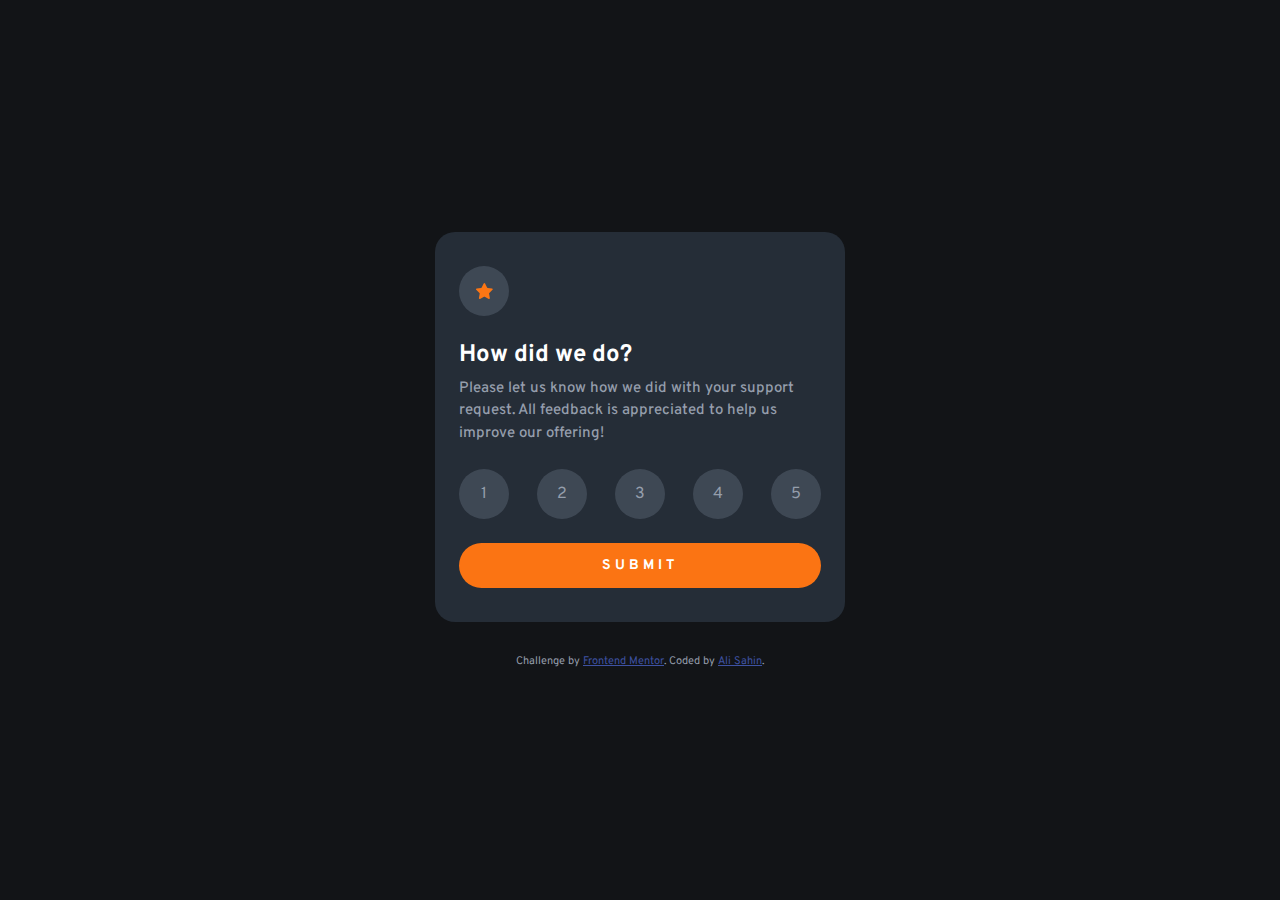
<file: interactive-rating-component-main/index.html>
<!DOCTYPE html>
<html lang="en">

<head>
  <meta charset="UTF-8">
  <meta name="viewport" content="width=device-width, initial-scale=1.0">
  <!-- displays site properly based on user's device -->

  <link rel="icon" type="image/png" sizes="32x32" href="./images/favicon-32x32.png">
  <link rel="stylesheet" href="style.css">
  <title>Frontend Mentor | Interactive rating component</title>

  <!-- Feel free to remove these styles or customise in your own stylesheet 👍 -->
  <style>
    .attribution {
      font-size: 11px;
      text-align: center;
    }

    .attribution a {
      color: hsl(228, 45%, 44%);
    }
  </style>
</head>

<body>

  <div class="container">
    <div class="card rate">
      <div class="rate-header">
        <span class="star">
          <img src="images/icon-star.svg" alt="star-icon" />
        </span>
        <h1 class="title">
          How did we do?
        </h1>
      </div>
      <div class="rate-body">
        <p class="description">
          Please let us know how we did with your support request. All feedback is appreciated
          to help us improve our offering!
        </p>
        <ul class="rate-list">

        </ul>
      </div>
      <div class="rate-footer">
        <button class="rate-footer__button">Submit</button>
      </div>
    </div>

    <div class="card thanks hidden">
      <!-- Thank you state start -->
      <div class="thanks-header">
        <img src="images/illustration-thank-you.svg" alt="">
        <span class="thanks-badge">
          You selected <span class="selected"></span> out of 5
        </span>
      </div>
      <div class="thanks-body">
        <h2 class="title">
          Thank you!
        </h2>
        <p class="description">
          We appreciate you taking the time to give a rating. If you ever need more support,
          don’t hesitate to get in touch!</p>
      </div>

    </div>


    <div class="attribution">
      Challenge by <a href="https://www.frontendmentor.io?ref=challenge" target="_blank">Frontend Mentor</a>.
      Coded by <a target="_blank" href="https://www.github.com/alisahindev">Ali Sahin</a>.
    </div>
  </div>
  <script src="index.js"></script>
</body>

</html>
</file>
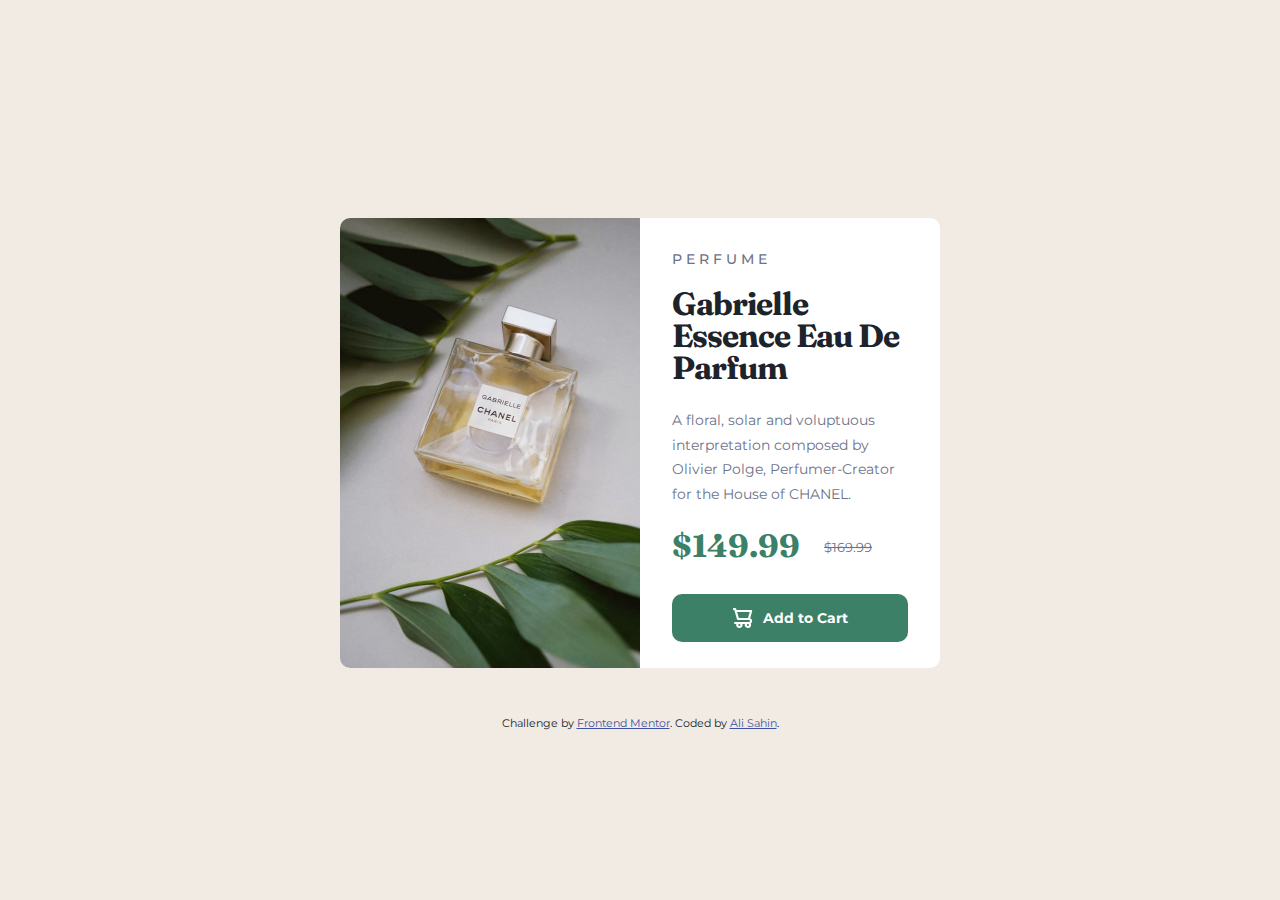
<file: Product preview card component/index.html>
<!DOCTYPE html>
<html lang="en">

<head>
  <meta charset="UTF-8" />
  <meta name="viewport" content="width=device-width, initial-scale=1.0" />
  <!-- displays site properly based on user's device -->

  <link rel="icon" type="image/png" sizes="32x32" href="./images/favicon-32x32.png" />

  <title>Frontend Mentor | Product preview card component</title>
  <link rel="stylesheet" href="index.css" />
  <!-- Feel free to remove these styles or customise in your own stylesheet 👍 -->
  <style>
    .attribution {
      font-size: 11px;
      text-align: center;
    }

    .attribution a {
      color: hsl(228, 45%, 44%);
    }
  </style>
</head>

<body>
  <div class="card">
    <div class="card-left__image"></div>
    <div class="card-right product">
      <h2 class="product-type">Perfume</h2>
      <h1 class="product-name">Gabrielle Essence Eau De Parfum</h1>
      <p class="product-description">
        A floral, solar and voluptuous interpretation composed by Olivier
        Polge, Perfumer-Creator for the House of CHANEL.
      </p>
      <div class="product-price">
        <span class="new">$149.99</span> <span class="old">$169.99</span>
      </div>
      <button class="add-to-cart">
        <!-- cart icon -->
        <img src="images/icon-cart.svg" class="svg" alt="icon">
        <!--  -->
        Add to Cart
      </button>
    </div>
  </div>

  <div class="attribution">
    Challenge by
    <a href="https://www.frontendmentor.io?ref=challenge" target="_blank">Frontend Mentor</a>. Coded by
    <a target="_blank" href="https://www.github.com/alisahindev">Ali Sahin</a>.
  </div>
</body>

</html>
</file>
<file: interactive-rating-component-main/style.css>
@import url("https://fonts.googleapis.com/css2?family=Overpass:wght@400;700&display=swap");
* {
  box-sizing: border-box;
  margin: 0;
  padding: 0;
  font-family: "Overpass", sans-serif;
}

html {
  font-size: 16px;
}

body {
  background-color: hsl(216deg, 12%, 8%);
  width: 100%;
  height: 100vh;
  display: flex;
  align-items: center;
  justify-content: center;
  color: hsl(217deg, 12%, 63%);
}

.container {
  display: flex;
  align-items: center;
  justify-content: center;
  flex-direction: column;
  gap: 2rem;
}
.container .card {
  padding: 2rem 1.5rem;
  max-width: 410px;
  min-width: 350px;
  background-color: hsl(213deg, 19%, 18%);
  border-radius: 1.25rem;
  margin: 0 1rem;
  display: flex;
  align-items: flex-start;
  justify-content: center;
  flex-direction: column;
  height: 390px;
  overflow: hidden;
}
.container .card .title {
  font-weight: 700;
  color: #fff;
}
.container .card .description {
  font-size: 15px;
  font-weight: 500;
  color: hsl(217deg, 12%, 63%);
  line-height: 1.5;
}

.rate-header {
  display: flex;
  align-items: flex-start;
  justify-content: center;
  flex-direction: column;
  gap: 1.5rem;
  margin-bottom: 0.5rem;
}
.rate-header .star {
  background-color: rgba(124, 135, 152, 0.3);
  border-radius: 50%;
  width: 50px;
  height: 50px;
  display: flex;
  align-items: center;
  justify-content: center;
}
.rate-header .title {
  font-size: 1.5rem;
}
.rate-body {
  display: flex;
  flex-direction: column;
  align-items: center;
  justify-content: flex-start;
  gap: 1.5rem;
}
.rate-list {
  display: flex;
  align-items: center;
  justify-content: space-between;
  width: 100%;
}
.rate-list .level {
  display: flex;
  align-items: center;
  justify-content: center;
  border-radius: 50%;
  background-color: rgba(124, 135, 152, 0.3);
  color: hsl(217deg, 12%, 63%);
  width: 50px;
  height: 50px;
  font-size: 1rem;
}
.rate-list .level:hover {
  background-color: #7c8798;
  color: #fff;
  cursor: pointer;
  transition: all 0.2s ease-in-out;
}
.rate-list .level.selected {
  background-color: hsl(25deg, 97%, 53%);
  color: #fff;
}
.rate-footer {
  margin-top: 1.5rem;
  display: flex;
  align-items: center;
  width: 100%;
}
.rate-footer__button {
  background-color: hsl(25deg, 97%, 53%);
  text-transform: uppercase;
  letter-spacing: 0.25rem;
  border-radius: 2rem;
  font-weight: 700;
  padding: 0.75rem 1rem;
  color: #fff;
  font-size: 0.875rem;
  width: 100%;
  outline: none;
  border: 2px solid transparent;
  cursor: pointer;
}
.rate-footer__button:hover {
  background-color: #fff;
  color: hsl(25deg, 97%, 53%);
  cursor: pointer;
  transition: all 0.2s ease-in-out;
}
.rate-footer__button:active {
  border: 2px solid hsl(25deg, 97%, 53%);
}

.thanks {
  gap: 2rem;
  color: hsl(217deg, 12%, 63%);
}
.thanks-header {
  display: flex;
  align-items: center;
  justify-content: center;
  flex-direction: column;
  width: 100%;
  gap: 2rem;
}
.thanks-badge {
  padding: 0.5rem 1.5rem;
  background-color: rgba(124, 135, 152, 0.1);
  border-radius: 2rem;
  color: rgba(251, 116, 19, 0.8);
  font-size: 14px;
}
.thanks-body {
  display: flex;
  flex-direction: column;
  align-items: center;
  justify-content: center;
  width: 100%;
  gap: 1rem;
  text-align: center;
}
.thanks-body .title {
  font-size: 1.875rem;
}

.hidden {
  display: none !important;
}/*# sourceMappingURL=style.css.map */
</file>
<file: Product preview card component/index.css>
@import url("https://fonts.googleapis.com/css2?family=Fraunces:opsz,wght@9..144,700&display=swap");
@import url("https://fonts.googleapis.com/css2?family=Montserrat:wght@500;700&display=swap");
* {
  margin: 0;
  padding: 0;
  box-sizing: border-box;
}

html {
  font-family: "Montserrat", "Fraunces";
}
@media screen and (max-width: 600px) {
  html {
    font-size: 14px;
  }
}
@media screen and (min-width: 1440px) {
  html {
    font-size: 16px;
  }
}

body {
  background-color: hsl(30deg, 38%, 92%);
  display: flex;
  justify-content: center;
  flex-direction: column;
  align-items: center;
  width: 100%;
  height: 100vh;
  color: hsl(212deg, 21%, 14%);
}

.card {
  display: flex;
  align-items: center;
  justify-content: center;
  max-height: 450px;
  max-width: 600px;
  height: 100%;
  background-color: hsl(0deg, 0%, 100%);
  border-radius: 10px;
  margin: 3rem;
  transition: direction 0.5s ease-in-out;
}
@media screen and (max-width: 600px) {
  .card {
    flex-direction: column;
    justify-content: space-between;
    max-height: 600px;
  }
}
.card-left__image {
  background-image: url("images/image-product-desktop.jpg");
  background-size: 100% 100%;
  background-repeat: no-repeat;
  background-attachment: scroll;
  background-position: left top 0;
  width: 50%;
  height: 100%;
  border-radius: 10px 0 0 10px;
}
@media screen and (max-width: 600px) {
  .card-left__image {
    border-radius: 10px 10px 0 0;
    width: 100%;
    min-height: 40%;
    background-image: url("images/image-product-mobile.jpg");
  }
}
.card-right {
  width: 50%;
  height: 100%;
  padding: 2rem;
  display: flex;
  flex-direction: column;
  justify-content: flex-start;
  align-items: flex-start;
}
@media screen and (max-width: 600px) {
  .card-right {
    width: 100%;
    padding: 1rem;
  }
}
.card .product-type {
  font-size: 0.875rem;
  font-weight: 500;
  text-transform: uppercase;
  color: hsl(228deg, 12%, 48%);
  letter-spacing: 0.25rem;
  margin-bottom: 1.25rem;
}
.card .product-name {
  font-family: "Fraunces", "Montserrat";
  font-size: 2rem;
  margin-bottom: 1.5rem;
  letter-spacing: -1px;
  line-height: 1;
}
.card .product-description {
  font-size: 0.875rem;
  margin-bottom: 1.5rem;
  color: hsl(228deg, 12%, 48%);
  line-height: 1.75;
}
.card .product-price {
  display: flex;
  align-items: flex-start;
  gap: 1.5rem;
  margin-bottom: 1.5rem;
}
.card .product-price .new {
  font-family: "Fraunces", "Montserrat";
  font-size: 2rem;
  font-weight: 700;
  color: hsl(158deg, 36%, 37%);
  margin-bottom: 0.5rem;
  line-height: 1;
}
.card .product-price .old {
  font-size: 0.8rem;
  color: hsl(228deg, 12%, 48%);
  text-decoration: line-through;
  margin-top: 0.625rem;
}
.card .product .add-to-cart {
  display: flex;
  align-items: center;
  justify-content: center;
  padding: 0.875rem;
  border: 0;
  color: hsl(0deg, 0%, 100%);
  background: hsl(158deg, 36%, 37%);
  cursor: pointer;
  border-radius: 10px;
  width: 100%;
  font-size: 0.875rem;
  font-family: "Montserrat", "Fraunces";
  font-weight: 700;
}
.card .product .add-to-cart .svg {
  width: 20px;
  height: 20px;
  margin-right: 0.625rem;
}
.card .product .add-to-cart:hover {
  background: hsl(228deg, 12%, 48%);
}
</file>
